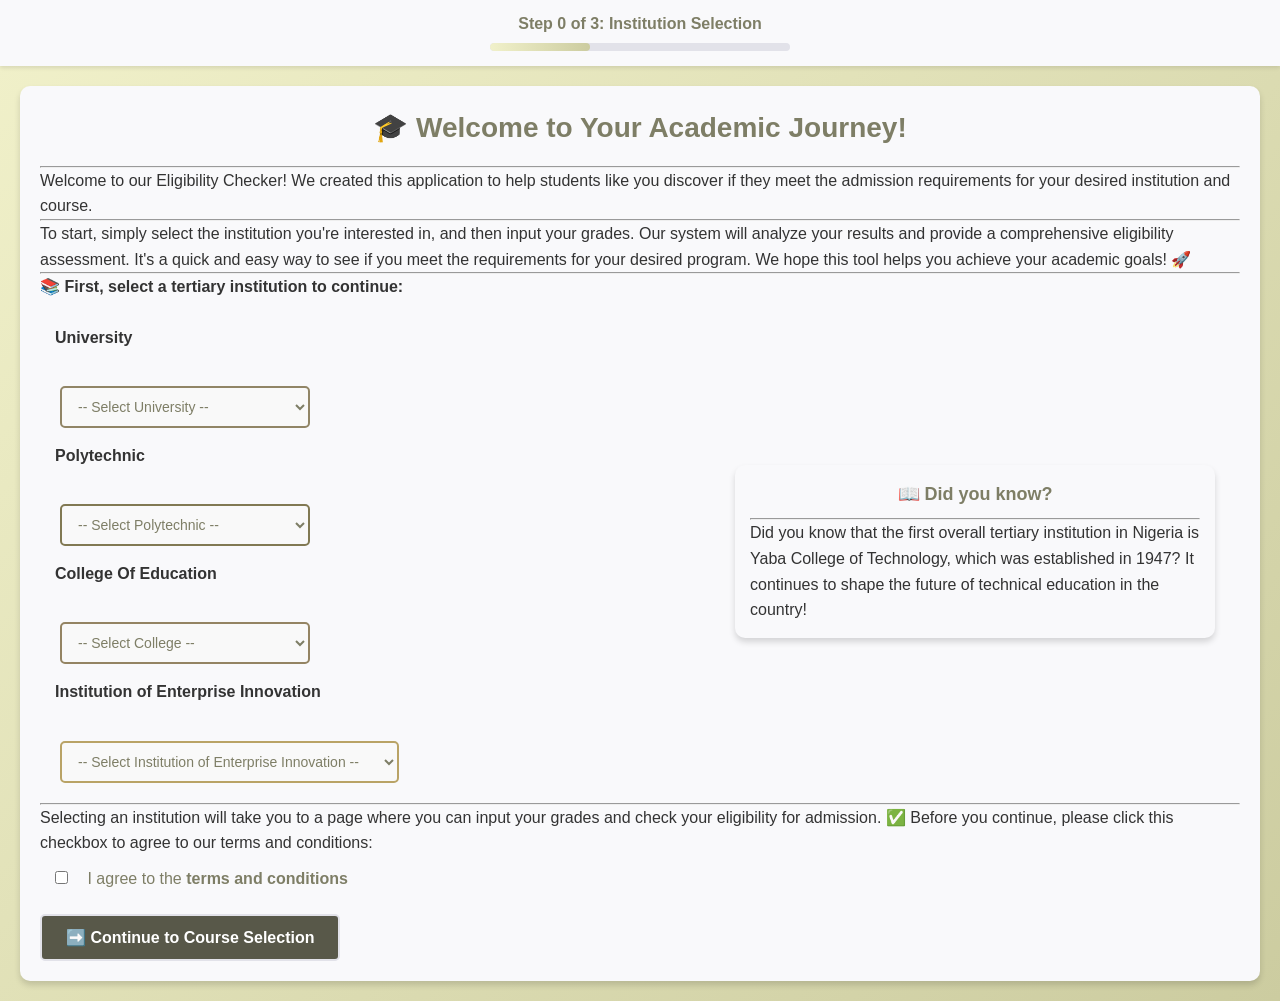
<file: index.html>
<!DOCTYPE html>
<html lang="en">
<head>
  <meta charset="UTF-8">
  <meta name="viewport" content="width=device-width, initial-scale=1.0">
  <title>Admission Eligibility Checker</title>
  <link rel="stylesheet" href="main.css">
  <script defer src="https://cloud.umami.is/script.js" data-website-id="b8868558-5ca7-4188-b59f-8f425a050b47"></script>
  <script src="main.js"></script>
</head>
<body>  

  <!-- Progress Indicator -->
  <div class="progress-container">
    <div class="progress-text">Step 0 of 3: Institution Selection</div>
    <div class="progress-bar">
      <div class="progress-fill"></div>
    </div>
  </div>

  <div class="welcome">
   <div class="first">
   🎓 <b>Welcome to Your Academic Journey!</b>
  </div>
   <hr>
   Welcome to our Eligibility Checker! We created this application to help students like you discover if they meet the admission requirements for your desired institution and course.
<hr>
  To start, simply select the institution you're interested in, and then input your grades. Our system will analyze your results and provide a comprehensive eligibility assessment. It's a quick and easy way to see if you meet the requirements for your desired program. We hope this tool helps you achieve your academic goals! 🚀
  <hr>
  
  📚 <strong>First, select a tertiary institution to continue:</strong> 
    <div class="dropandfact">
<div class="dropdowns">
    <div class="dropdown-groupa">
        <label for="university">University</label>
        <br>
        <select name="university" id="university">
            <option value="">-- Select University --</option>
            <option value="unilag">University of Lagos</option>
            <option value="ui">University of Ibadan</option>
            <option value="abu">Ahmadu Bello University</option>
        </select>
    </div>

    <div class="dropdown-groupb">
        <label for="polytechnic">Polytechnic</label>
        <br>
        <select name="polytechnic" id="polytechnic">
            <option value="">-- Select Polytechnic --</option>
            <option value="yabatech">Yaba College of Technology</option>
            <option value="fedpoly_ilaro">Federal Polytechnic, Ilaro</option>
        </select>
    </div>

    <div class="dropdown-groupc">
        <label for="college-edu">College Of Education</label>
        <br>
        <select name="college-edu" id="college-edu">
            <option value="">-- Select College --</option>
            <option value="aoce">Adeyemi College of Education</option>
            <option value="fce_akoka">Federal College of Education, Akoka</option>
        </select>
    </div>

    <div class="dropdown-groupd">
        <label for="iei">Institution of Enterprise Innovation</label>
        <br>
        <select name="iei" id="iei">
            <option value="">-- Select Institution of Enterprise Innovation --</option>
            <option value="niit">NIIT</option>
            <option value="aptech">Aptech Computer Education</option>
        </select>
    </div>
</div>
<div class="fact">
  <div class="did">📖 Did you know?</div>
<hr>

Did you know that the first overall tertiary institution in Nigeria is Yaba College of Technology, which was established in 1947? It continues to shape the future of technical education in the country!
</div>
</div>
<hr>
Selecting an institution will take you to a page where you can input your grades and check your eligibility for admission. ✅ Before you continue, please click this checkbox to agree to our terms and conditions:
<br>
<input type="checkbox" id="terms" name="terms"> <span style="font-weight: 500;">I agree to the <a href="termsandcondition.html" target="_blank">terms and conditions</a></span> 
<br>
<button onclick="checkschool()" id="continuebtn" class="standard-btn">➡️ Continue to Course Selection</button>


  </div>


</body>
</html>
</file>
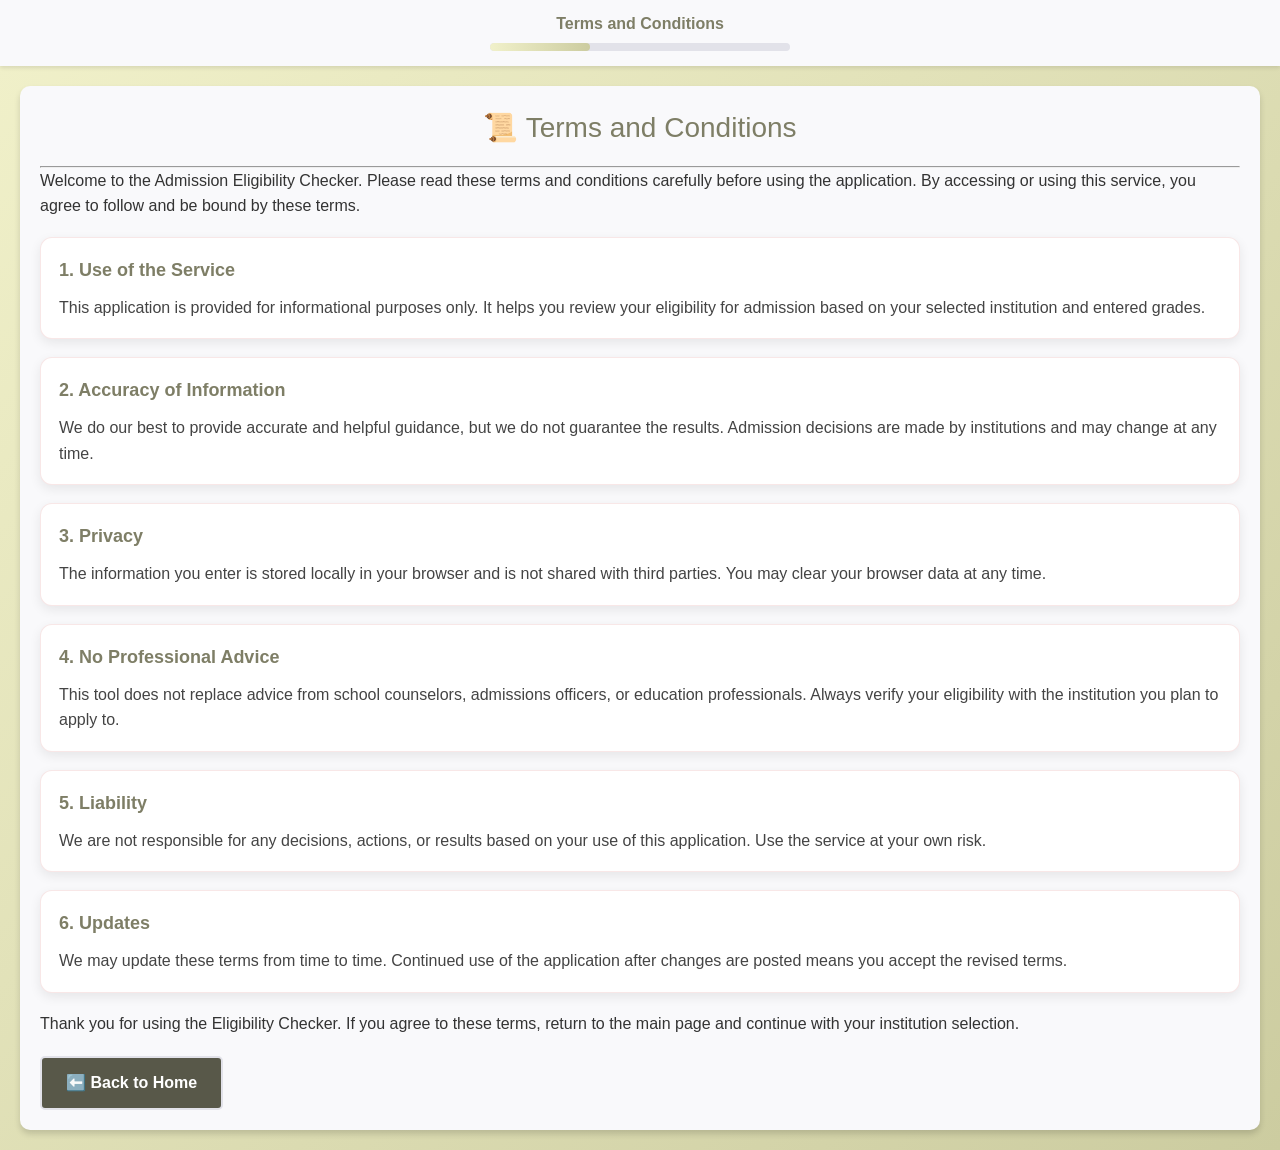
<file: termsandcondition.html>
<!DOCTYPE html>
<html lang="en">
<head>
  <meta charset="UTF-8" />
  <meta name="viewport" content="width=device-width, initial-scale=1.0" />
  <title>Terms and Conditions</title>
  <link rel="stylesheet" href="main.css" />
</head>
<body>
  <div class="progress-container">
    <div class="progress-text">Terms and Conditions</div>
    <div class="progress-bar">
      <div class="progress-fill" style="width: 100%;"></div>
    </div>
  </div>

  <div class="welcome">
    <div class="first">
      📜 Terms and Conditions
    </div>
    <hr />
    <p>
      Welcome to the Admission Eligibility Checker. Please read these terms and conditions carefully before using the application. By accessing or using this service, you agree to follow and be bound by these terms.
    </p>

    <div class="section-card">
      <h2>1. Use of the Service</h2>
      <p>
        This application is provided for informational purposes only. It helps you review your eligibility for admission based on your selected institution and entered grades.
      </p>
    </div>

    <div class="section-card">
      <h2>2. Accuracy of Information</h2>
      <p>
        We do our best to provide accurate and helpful guidance, but we do not guarantee the results. Admission decisions are made by institutions and may change at any time.
      </p>
    </div>

    <div class="section-card">
      <h2>3. Privacy</h2>
      <p>
        The information you enter is stored locally in your browser and is not shared with third parties. You may clear your browser data at any time.
      </p>
    </div>

    <div class="section-card">
      <h2>4. No Professional Advice</h2>
      <p>
        This tool does not replace advice from school counselors, admissions officers, or education professionals. Always verify your eligibility with the institution you plan to apply to.
      </p>
    </div>

    <div class="section-card">
      <h2>5. Liability</h2>
      <p>
        We are not responsible for any decisions, actions, or results based on your use of this application. Use the service at your own risk.
      </p>
    </div>

    <div class="section-card">
      <h2>6. Updates</h2>
      <p>
        We may update these terms from time to time. Continued use of the application after changes are posted means you accept the revised terms.
      </p>
    </div>

    <p>
      Thank you for using the Eligibility Checker. If you agree to these terms, return to the main page and continue with your institution selection.
    </p>

    <a href="index.html" class="standard-btn" style="display: inline-block; text-decoration: none; margin-top: 20px;">⬅️ Back to Home</a>
  </div>
</body>
</html>
</file>
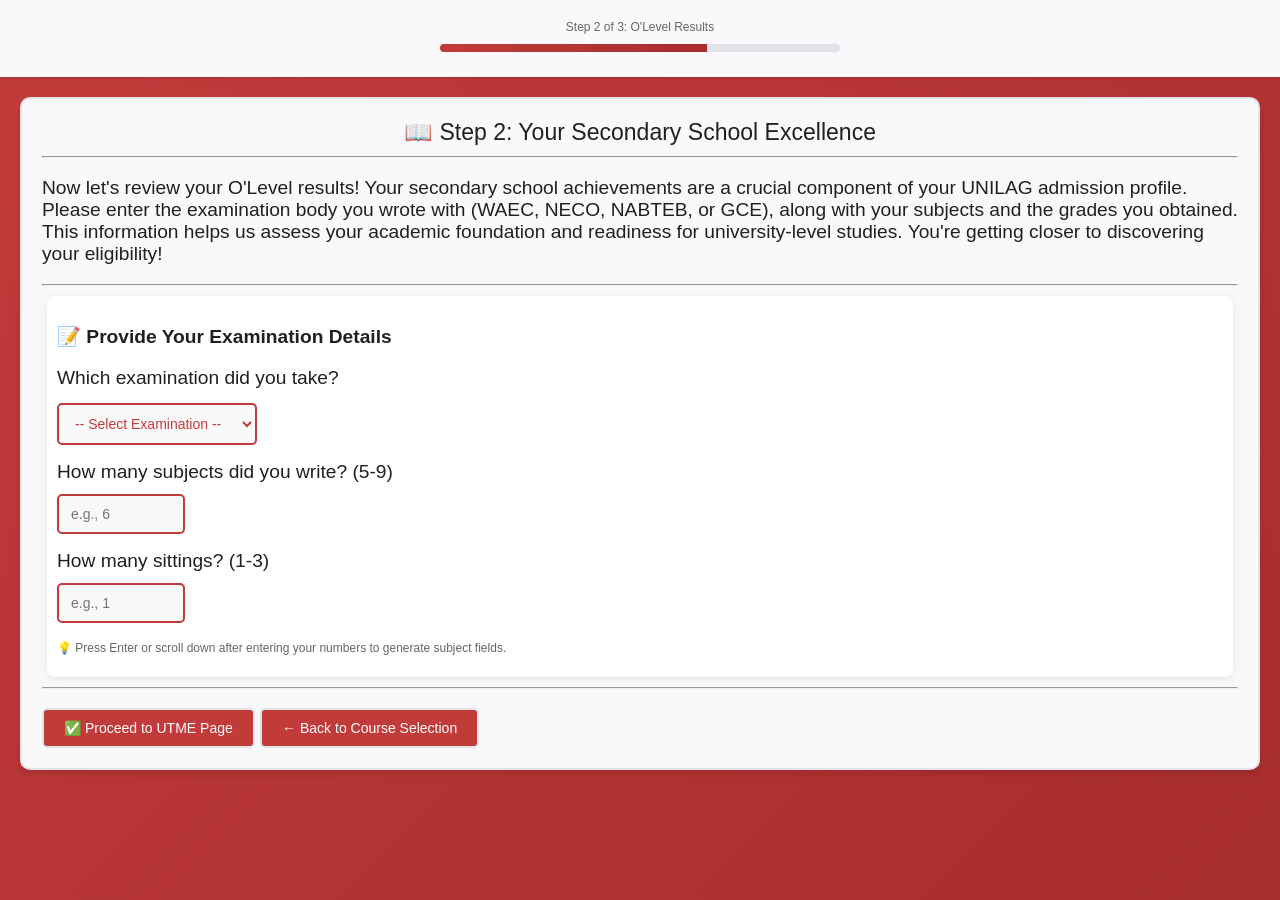
<file: Unilag/unilag-olevel.html>
<!DOCTYPE html>
<html lang="en">
<head>
  <meta charset="UTF-8">
  <meta name="viewport" content="width=device-width, initial-scale=1.0">
  <title>UNILAG Eligibility Checker - O'Level Results</title>
  <link rel="stylesheet" href="unilag-olevel.css">
  <script src="unilag-olevel.js"></script>
</head>
<body>
  <!-- Progress Indicator -->
  <div class="progress-container">
    <div class="progress-text">Step 2 of 3: O'Level Results</div>
    <div class="progress-bar">
      <div class="progress-fill"></div>
    </div>
  </div>

  <div class="welcome">
    <div class="first">
      📖 Step 2: Your Secondary School Excellence
    </div>
    <hr>
    <p>
      Now let's review your O'Level results! Your secondary school achievements are a crucial component of your UNILAG admission profile. Please enter the examination body you wrote with (WAEC, NECO, NABTEB, or GCE), along with your subjects and the grades you obtained. This information helps us assess your academic foundation and readiness for university-level studies. You're getting closer to discovering your eligibility!
    </p>
    <hr>
    
    <div class="exam section-card">
      <p><strong>📝 Provide Your Examination Details</strong></p>
      <div class="select">
        <label for="exam-select">Which examination did you take?</label>
        <select name="exam" id="exam-select" onchange="scrollToBottom()">
          <option value="">-- Select Examination --</option>
          <option value="waec">WAEC</option>
          <option value="neco">NECO</option>
          <option value="nabteb">NABTEB</option>
          <option value="gce">GCE</option>
        </select>
      </div>
      <div class="input-row">
        <label for="subjects">How many subjects did you write? (5-9)</label>
        <input type="number" id="subjects" name="subjects" min="5" max="9" onkeydown="handleEnterKey(event)" oninput="resetGeneratedRows()" placeholder="e.g., 6">
      </div>
      <div class="input-row">
        <label for="sittings">How many sittings? (1-3)</label>
        <input type="number" id="sittings" name="sittings" min="1" max="3" onkeydown="handleEnterKey(event)" oninput="resetGeneratedRows()" placeholder="e.g., 1">
      </div>
      <p style="font-size: 12px; color: #666;">💡 Press Enter or scroll down after entering your numbers to generate subject fields.</p>
    </div>
    
    <hr>
    <div class="beforebtn" style="display:none;">
      <p><strong>📚 Enter Your Subjects and Grades:</strong></p>
      <div class="subjectsandgrade"></div>
    </div>
    
    <div class="success-message" id="successMessage"></div>
    
    <button onclick="tounilagutme()" id="btn" class="standard-btn">✅ Proceed to UTME Page</button>
    <button onclick="back()" id="btnback" class="standard-btn">← Back to Course Selection</button>
  </div>
</body>
</html>
</file>
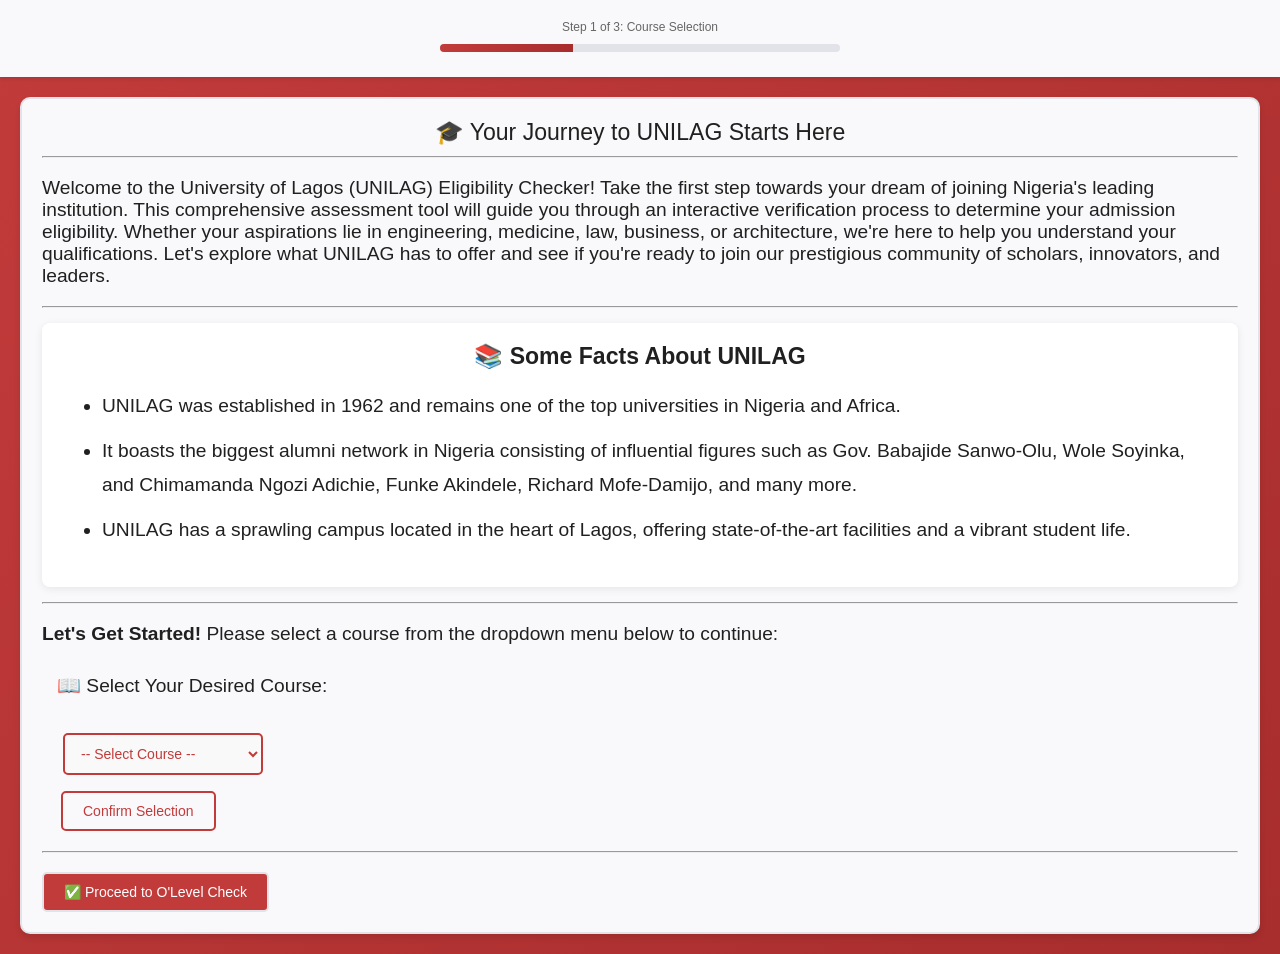
<file: Unilag/unilag.html>
<!DOCTYPE html>
<html lang="en">
<head>
  <meta charset="UTF-8">
  <meta name="viewport" content="width=device-width, initial-scale=1.0">
  <link rel="stylesheet" href="unilag.css">
  <script src="unilag.js"></script>
  <title>UNILAG Eligibility Checker - Course Selection</title>
</head>
<body>
  <!-- Progress Indicator -->
  <div class="progress-container">
    <div class="progress-text">Step 1 of 3: Course Selection</div>
    <div class="progress-bar">
      <div class="progress-fill"></div>
    </div>
  </div>

  <div class="welcome">
    <div class="first">
      🎓 Your Journey to UNILAG Starts Here
    </div>
    <hr>
    <p>Welcome to the University of Lagos (UNILAG) Eligibility Checker! Take the first step towards your dream of joining Nigeria's leading institution. This comprehensive assessment tool will guide you through an interactive verification process to determine your admission eligibility. Whether your aspirations lie in engineering, medicine, law, business, or architecture, we're here to help you understand your qualifications. Let's explore what UNILAG has to offer and see if you're ready to join our prestigious community of scholars, innovators, and leaders.</p>
    <hr>
    
    <div class="funfacts section-card">
      <div class="funintro">📚 Some Facts About UNILAG</div>
      <ol id="list">
        <li>UNILAG was established in 1962 and remains one of the top universities in Nigeria and Africa.</li>
        <li>It boasts the biggest alumni network in Nigeria consisting of influential figures such as Gov. Babajide Sanwo-Olu, Wole Soyinka, and Chimamanda Ngozi Adichie, Funke Akindele, Richard Mofe-Damijo, and many more.</li>
        <li>UNILAG has a sprawling campus located in the heart of Lagos, offering state-of-the-art facilities and a vibrant student life.</li>
      </ol>
    </div>
    
    <hr>
    <p><strong>Let's Get Started!</strong> Please select a course from the dropdown menu below to continue:</p>
    
    <div class="course">
      <label for="course-select">📖 Select Your Desired Course:</label>
      <br>
      <select name="course" id="course-select" onchange="scrollToBottom()">
        <option value="">-- Select Course --</option>
        <option value="architecture">Architecture</option>
        <option value="medicine">Medicine</option>
        <option value="engineering">Computer Engineering</option>
        <option value="law">Law</option>
        <option value="business_administration">Business Administration</option>
      </select>
      <br>
      <button id="confirm" onclick="confirmcourse()">Confirm Selection</button>
    </div>
    
    <div class="change" id="change"></div>
    <div class="success-message" id="successMessage"></div>
    
    <hr>
    <button id="unilag-to-olevel" onclick="unilagolevel()">✅ Proceed to O'Level Check</button>
  </div>
</body>
</html>
</file>
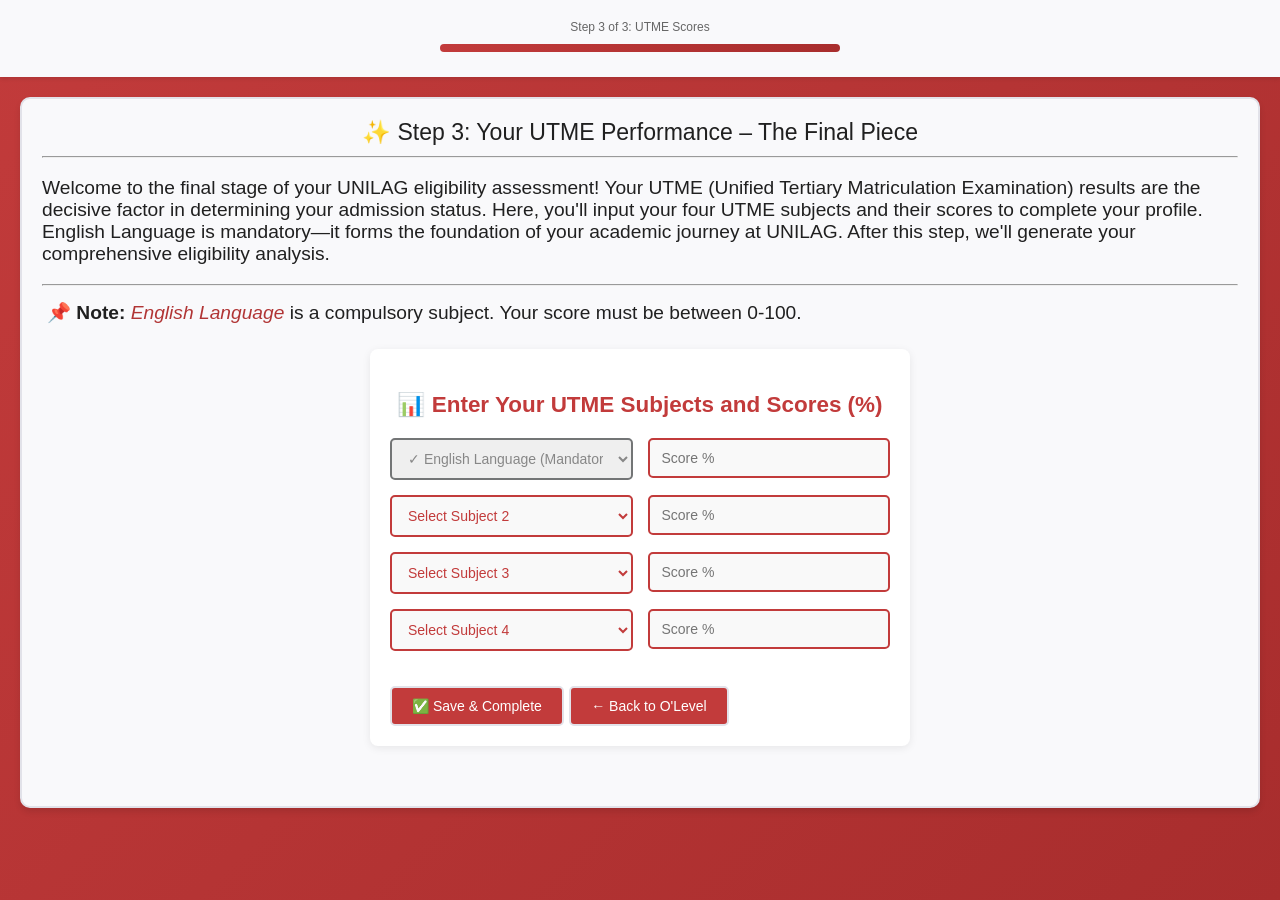
<file: Unilag/unilagutme.html>
<!DOCTYPE html>
<html lang="en">
<head>
  <meta charset="UTF-8">
  <meta name="viewport" content="width=device-width, initial-scale=1.0">
  <title>UNILAG Eligibility Checker - UTME Scores</title>
  <link rel="stylesheet" href="unilagutme.css">
  <script src="unilagutme.js"></script>
</head>
<body>
  <!-- Progress Indicator -->
  <div class="progress-container">
    <div class="progress-text">Step 3 of 3: UTME Scores</div>
    <div class="progress-bar">
      <div class="progress-fill"></div>
    </div>
  </div>

  <div class="welcome">
    <div class="first">
      ✨ Step 3: Your UTME Performance – The Final Piece
    </div>
    <hr>
    <p>
      Welcome to the final stage of your UNILAG eligibility assessment! Your UTME (Unified Tertiary Matriculation Examination) results are the decisive factor in determining your admission status. Here, you'll input your four UTME subjects and their scores to complete your profile. English Language is mandatory—it forms the foundation of your academic journey at UNILAG. After this step, we'll generate your comprehensive eligibility analysis.
    </p>
    <hr>

    <div class="note"> 
      <strong>📌 Note:</strong> <i style="color: rgb(177, 53, 53);"> English Language </i> is a compulsory subject. Your score must be between 0-100.
    </div>
   
    <div class="utme-container">
      <h3>📊 Enter Your UTME Subjects and Scores (%)</h3>
      
      <div class="utme-grid">
        <div class="grid-item">
            <select class="subject-input locked" disabled>
                <option value="English Language">✓ English Language (Mandatory)</option>
            </select>
        </div>
        <div class="grid-item">
            <input type="number" class="score-input" min="0" max="100" placeholder="Score %" required>
        </div>

        <div class="grid-item">
            <select class="subject-input" required>
                <option value="">Select Subject 2</option>
                <option value="Mathematics">Mathematics</option>
                <option value="Physics">Physics</option>
                <option value="Chemistry">Chemistry</option>
                <option value="Biology">Biology</option>
                <option value="Literature in English">Literature in English</option>
                <option value="Economics">Economics</option>
                <option value="Geography">Geography</option>
                <option value="History">History</option>
                <option value="Government">Government</option>
                <option value="Civic Education">Civic Education</option>
                <option value="Computer Science">Computer Science</option>
                <option value="Agricultural Science">Agricultural Science</option>
                <option value="Fine Art">Fine Art</option>
                <option value="Music">Music</option>
            </select>
        </div>
        <div class="grid-item">
            <input type="number" class="score-input" min="0" max="100" placeholder="Score %" required>
        </div>

        <div class="grid-item">
            <select class="subject-input" required>
                <option value="">Select Subject 3</option>
                <option value="Mathematics">Mathematics</option>
                <option value="Physics">Physics</option>
                <option value="Chemistry">Chemistry</option>
                <option value="Biology">Biology</option>
                <option value="Literature in English">Literature in English</option>
                <option value="Economics">Economics</option>
                <option value="Geography">Geography</option>
                <option value="History">History</option>
                <option value="Government">Government</option>
                <option value="Civic Education">Civic Education</option>
                <option value="Computer Science">Computer Science</option>
                <option value="Agricultural Science">Agricultural Science</option>
                <option value="Fine Art">Fine Art</option>
                <option value="Music">Music</option>
            </select>
        </div>
        <div class="grid-item">
            <input type="number" class="score-input" min="0" max="100" placeholder="Score %" required>
        </div>

        <div class="grid-item">
            <select class="subject-input" required>
                <option value="">Select Subject 4</option>
                <option value="Mathematics">Mathematics</option>
                <option value="Physics">Physics</option>
                <option value="Chemistry">Chemistry</option>
                <option value="Biology">Biology</option>
                <option value="Literature in English">Literature in English</option>
                <option value="Economics">Economics</option>
                <option value="Geography">Geography</option>
                <option value="History">History</option>
                <option value="Government">Government</option>
                <option value="Civic Education">Civic Education</option>
                <option value="Computer Science">Computer Science</option>
                <option value="Agricultural Science">Agricultural Science</option>
                <option value="Fine Art">Fine Art</option>
                <option value="Music">Music</option>
            </select>
        </div>
        <div class="grid-item">
            <input type="number" class="score-input" min="0" max="100" placeholder="Score %" required>
        </div>
      </div>
      
      <div class="success-message" id="successMessage"></div>
      <button type="button" onclick="saveUTMEData()" class="proceed-btn standard-btn">✅ Save & Complete</button>
      <button class="backbtn standard-btn" onclick="back()">← Back to O'Level</button>
    </div>
  </div>
</body>
</html>
</file>
<file: main.css>
* {
  margin: 0;
  padding: 0;
  box-sizing: border-box;
}

body {
  font-family: 'Gill Sans', 'Gill Sans MT', Calibri, 'Trebuchet MS', sans-serif;
  background: linear-gradient(135deg, rgb(241, 241, 202), rgb(204, 204, 160));
  min-height: 100vh;
  color: #333;
}

@keyframes fadeIn {
  from {
    opacity: 0;
    transform: translateY(10px);
  }
  to {
    opacity: 1;
    transform: translateY(0);
  }
}

@keyframes slideInUp {
  from {
    opacity: 0;
    transform: translateY(20px);
  }
  to {
    opacity: 1;
    transform: translateY(0);
  }
}

/* Progress Indicator */
.progress-container {
  position: sticky;
  top: 0;
  z-index: 100;
  background-color: #f9f9fb;
  padding: 15px 20px;
  box-shadow: 0 2px 4px rgba(0, 0, 0, 0.1);
}

.progress-text {
  text-align: center;
  font-weight: 600;
  color: rgb(126, 126, 102);
  margin-bottom: 10px;
  font-size: 16px;
}

.progress-bar {
  width: 80%;
  max-width: 300px;
  height: 8px;
  background-color: #e2e2e9;
  border-radius: 10px;
  margin: 0 auto;
  overflow: hidden;
}

.progress-fill {
  width: 0%;
  height: 100%;
  background: linear-gradient(90deg, rgb(241, 241, 202), rgb(204, 204, 160));
  border-radius: 10px;
  animation: progressFill 1s ease forwards;
}

@keyframes progressFill {
  to {
    width: 33.33%;
  }
}
.first {
  font-size: 28px;
  text-align: center;
  color: rgb(126, 126, 102);
  margin-bottom: 15px;
  animation: fadeIn 0.6s ease;
}
.welcome {
    display: inline-block;
    margin: 20px;
    padding: 20px;
    border: none;
    border-radius: 10px;
    background-color: #f9f9fb;
    font-size: 16px;
    order: 1;
    box-shadow: 0 4px 6px rgba(0, 0, 0, 0.15);
    animation: slideInUp 0.6s ease;
    line-height: 1.6;
}
.dropdowns {
    margin: 5px;
    padding: 10px;
    order: 2;
    animation: fadeIn 0.7s ease 0.2s backwards;
}
.dropdown-groupa {
    margin-top: 10px;
    order: 1;
}

.dropdown-groupa label {
    font-weight: 600;
    color: #333;
    display: block;
    margin-bottom: 5px;
}

#university {
    width: 100%;
    max-width: 250px;
    margin: 5px;
    padding: 10px 12px;
    border: 2px solid #918566;
    border-radius: 5px;
    color: rgb(126, 126, 102);
    background-color: #f9f9f9;
    font-size: 14px;
    cursor: pointer;
    transition: all 0.3s ease;
}

#university:hover {
    border-color: #504f42;
    box-shadow: 0 0 8px rgba(194, 59, 59, 0.2);
}

#university:focus {
    outline: none;
    border-color: #383b3d;
    box-shadow: 0 0 10px rgba(194, 59, 59, 0.3);
}
.dropdown-groupb {
    margin-top: 10px;
    order: 2;
}

.dropdown-groupb label {
    font-weight: 600;
    color: #333;
    display: block;
    margin-bottom: 5px;
}

#polytechnic {
    width: 100%;
    max-width: 250px;
    margin: 5px;
    padding: 10px 12px;
    border: 2px solid #817953;
    border-radius: 5px;
    color: rgb(126, 126, 102);
    background-color: #f9f9f9;
    font-size: 14px;
    cursor: pointer;
    transition: all 0.3s ease;
}

#polytechnic:hover {
    border-color: #504f42;
    box-shadow: 0 0 8px rgba(194, 59, 59, 0.2);
}

#polytechnic:focus {
    outline: none;
    border-color: #383b3d;
    box-shadow: 0 0 10px rgba(194, 59, 59, 0.3);
}
.dropdown-groupc {
    margin-top: 10px;
    order: 3;
}

.dropdown-groupc label {
    font-weight: 600;
    color: #333;
    display: block;
    margin-bottom: 5px;
}

#college-edu {
    width: 100%;
    max-width: 250px;
    margin: 5px;
    padding: 10px 12px;
    border: 2px solid #948463;
    border-radius: 5px;
    color: rgb(126, 126, 102);
    background-color: #f9f9f9;
    font-size: 14px;
    cursor: pointer;
    transition: all 0.3s ease;
}

#college-edu:hover {
    border-color: #504f42;
    box-shadow: 0 0 8px rgba(194, 59, 59, 0.2);
}

#college-edu:focus {
    outline: none;
    border-color: #383b3d;
    box-shadow: 0 0 10px rgba(194, 59, 59, 0.3);
}
.dropdown-groupd {
    margin-top: 10px;
    order: 4;
}

.dropdown-groupd label {
    font-weight: 600;
    color: #333;
    display: block;
    margin-bottom: 5px;
}

#iei {
    width: 100%;
    max-width: 350px;
    margin: 5px;
    padding: 10px 12px;
    border: 2px solid #b9a366;
    border-radius: 5px;
    color: rgb(126, 126, 102);
    background-color: #f9f9f9;
    font-size: 14px;
    cursor: pointer;
    transition: all 0.3s ease;
}

#iei:hover {
    border-color: #504f42;
    box-shadow: 0 0 8px rgba(194, 59, 59, 0.2);
}

#iei:focus {
    outline: none;
    border-color: #383b3d;
    box-shadow: 0 0 10px rgba(194, 59, 59, 0.3);
}
.dropandfact{
    display: flex;
    align-items: center;
    justify-content: space-between;
    order: 3;
}
.fact {
    width: 100%;
    max-width: 40%;
    margin: 25px;
    margin-left: 0px;
    padding: 15px;
    border: none;
    border-radius: 10px;
    background-color: #f9f9fb;
    font-size: 16px;
    box-sizing: border-box;
    justify-self: center;
    flex: 1;
    order: 2;
    box-shadow: 0 4px 6px rgba(0, 0, 0, 0.15);
    animation: slideInUp 0.6s ease 0.3s backwards;
    line-height: 1.6;
}

.did {
  text-align: center;
  font-weight: 600;
  color: rgb(126, 126, 102);
  font-size: 18px;
  margin-bottom: 10px;
}

.section-card {
  background-color: #fff;
  border-radius: 12px;
  padding: 18px;
  margin: 18px 0;
  box-shadow: 0 4px 12px rgba(0, 0, 0, 0.08);
  border: 1px solid rgba(194, 59, 59, 0.12);
  animation: slideInUp 0.6s ease;
}

.section-card h2 {
  margin-bottom: 10px;
  color: rgb(126, 126, 102);
  font-size: 18px;
}

.section-card p {
  line-height: 1.6;
  color: #444;
}

.standard-btn {
    padding: 12px 24px;
    border: 2px solid #e2e2e9;
    border-radius: 5px;
   background-color: rgb(88, 88, 73);
    color: white;
    font-size: 16px;
    font-weight: 600;
    cursor: pointer;
    transition: all 0.3s ease;
}

.standard-btn:hover {
    
    transform: scale(1.05);
    box-shadow: 0 4px 12px rgba(194, 59, 59, 0.3);
}

.standard-btn:active {
    transform: scale(0.98);
}

#continuebtn {
    margin-top: 15px;
    order: 4;
    animation: slideInUp 0.6s ease 0.4s backwards;
}

#terms {
    margin: 15px;
    order: 5;
    animation: fadeIn 0.6s ease 0.5s backwards;
    color: rgb(126, 126, 102);
}

#terms + span {
    color: rgb(126, 126, 102);
}

#terms + span a {
    color: rgb(126, 126, 102);
    text-decoration: none;
    font-weight: 600;
    transition: color 0.3s ease;
}

#terms + span a:hover {
    color: rgb(126, 126, 102);
    text-decoration: underline;
}

/* Responsive Design */
@media (max-width: 768px) {
    .welcome {
        margin: 15px;
        padding: 15px;
        font-size: 14px;
    }

    .first {
        font-size: 22px;
    }

    .dropandfact {
        flex-direction: column;
    }

    .fact {
        max-width: 100%;
        margin: 15px;
    }

    .dropdowns {
        margin: 0;
        width: 100%;
    }

    #university, #polytechnic, #college-edu, #iei {
        width: 100%;
        max-width: 100%;
    }
}

@media (max-width: 480px) {
    .welcome {
        margin: 10px;
        padding: 12px;
        font-size: 13px;
    }

    .first {
        font-size: 20px;
        margin-bottom: 10px;
    }

    .progress-text {
        font-size: 14px;
    }

    .progress-bar {
        width: 90%;
    }

    .fact {
        padding: 12px;
        margin: 10px 5px;
        font-size: 14px;
    }

    .did {
        font-size: 16px;
    }

    .standard-btn {
        padding: 10px 20px;
        font-size: 14px;
        width: 100%;
    }

    #terms {
        margin: 10px;
    }
}
</file>
<file: Unilag/unilag-olevel.css>
body{
  font-family: 'Gill Sans', 'Gill Sans MT', Calibri, 'Trebuchet MS', sans-serif ;
  background: linear-gradient(135deg, #c23b3b 0%, #a82d2d 100%);
  min-height: 100vh;
  margin: 0;
  padding: 0;
}

/* Progress Indicator */
.progress-container {
  background-color: #f9f9fb;
  padding: 15px;
  text-align: center;
  box-shadow: 0 2px 4px rgba(0,0,0,0.1);
  position: sticky;
  top: 0;
  z-index: 100;
}

.progress-bar {
  width: 80%;
  max-width: 400px;
  height: 8px;
  background-color: #e2e2e9;
  border-radius: 10px;
  margin: 10px auto;
  overflow: hidden;
}

.progress-fill {
  height: 100%;
  background: linear-gradient(90deg, #c23b3b, #a82d2d);
  width: 66.66%;
  transition: width 0.3s ease;
}

.progress-text {
  font-size: 12px;
  color: #666;
  margin-top: 5px;
}

/* Animations */
@keyframes fadeIn {
  from {
    opacity: 0;
    transform: translateY(10px);
  }
  to {
    opacity: 1;
    transform: translateY(0);
  }
}

@keyframes slideInUp {
  from {
    opacity: 0;
    transform: translateY(20px);
  }
  to {
    opacity: 1;
    transform: translateY(0);
  }
}

.first{
  font-size: larger;
  text-align: center;
  animation: fadeIn 0.6s ease;
}

.welcome{
    display: inline-block;
    margin: 20px;
    padding: 20px;
    border: 2px solid #e2e2e9;
    border-radius: 10px;
    background-color: #f9f9fb;
    font-size: larger;
    order: 1;
    color: #202020;
    box-shadow: 0 4px 6px rgba(0,0,0,0.1);
    animation: slideInUp 0.6s ease;
}

/* Card Styling */
.section-card {
  background-color: white;
  border-radius: 8px;
  padding: 20px;
  margin: 15px 0;
  box-shadow: 0 2px 8px rgba(0,0,0,0.08);
  animation: slideInUp 0.6s ease;
}

.exam{
    margin: 5px;
    padding: 10px;
    order: 2;
    animation: fadeIn 0.8s ease;
}

.exam label {
  font-weight: 500;
  color: #202020;
  display: block;
  margin-bottom: 8px;
}

.input-row {
  margin: 10px 0;
}

.input-row label {
  font-weight: 500;
  color: #202020;
  display: block;
  margin-bottom: 5px;
}

.subjectsandgrade{
    margin: 8px;
    padding: 20px;
    order: 2;
    animation: slideInUp 0.6s ease;
}

.subject-row {
  display: flex;
  gap: 10px;
  margin: 10px 0;
  animation: fadeIn 0.4s ease;
}

/* Standard Select/Dropdown Styles */
#exam-select, .subject-select, .grade-select, #subjects, #sittings {
    margin: 6px;
    margin-left: 0px;
    padding: 10px 12px;
    border: 2px solid #c23b3b;
    border-radius: 5px;
    color: #c23b3b;
    background-color: #f9f9f9;
    font-size: 14px;
    cursor: pointer;
    transition: all 0.3s ease;
}

#subjects, #sittings{
    width: 100px;
}

#exam-select {
    width: 200px;
}

.subject-select, .grade-select {
    width: 200px;
    
}

#exam-select:hover, .subject-select:hover, .grade-select:hover, #subjects:hover, #sittings:hover {
    border-color: #a82d2d;
    box-shadow: 0 0 8px rgba(194, 59, 59, 0.2);
}

#exam-select:focus, .subject-select:focus, .grade-select:focus, #subjects:focus, #sittings:focus {
    outline: none;
    border-color: #383b3d;
    box-shadow: 0 0 10px rgba(194, 59, 59, 0.3);
}

/* Standard Button Styles */
#btn, #btnback {
    margin-top: 10px;
    padding: 10px 20px;
    border: 2px solid #e2e2e9;
    border-radius: 5px;
    background-color: #c23b3b;
    color: white;
    cursor: pointer;
    font-size: 14px;
    font-weight: 500;
    transition: all 0.3s ease;
}

#btn:hover, #btnback:hover {
    background-color: #a82d2d;
    transform: scale(1.05);
    box-shadow: 0 4px 12px rgba(194, 59, 59, 0.3);
}

#btn:active, #btnback:active {
    transform: scale(0.98);
}

/* Success Message */
.success-message {
    background-color: #d4edda;
    color: #155724;
    padding: 12px 15px;
    border-radius: 5px;
    margin: 10px 0;
    display: none;
    animation: slideInUp 0.3s ease;
}

.success-message.show {
    display: block;
}

/* Mobile Responsive */
@media (max-width: 768px) {
    .welcome {
        margin: 10px;
        padding: 15px;
        font-size: medium;
    }
    
    .first {
        font-size: large;
    }
    
    #exam-select, .subject-select, .grade-select, #subjects, #sittings {
        width: 100% !important;
        margin: 4px 0;
    }
    
    .subject-row {
        flex-direction: column;
    }
    
    #btn, #btnback {
        width: 100%;
        margin: 8px 0;
    }
    
    .progress-bar {
        width: 90%;
    }
}

@media (max-width: 480px) {
    .welcome {
        margin: 5px;
        padding: 10px;
    }
    
    .subjectsandgrade {
        padding: 10px;
    }
}
</file>
<file: Unilag/unilag.css>
body{
  font-family: 'Gill Sans', 'Gill Sans MT', Calibri, 'Trebuchet MS', sans-serif ;
  background: linear-gradient(135deg, #c23b3b 0%, #a82d2d 100%);
  min-height: 100vh;
  margin: 0;
  padding: 0;
}

/* Progress Indicator */
.progress-container {
  background-color: #f9f9fb;
  padding: 15px;
  text-align: center;
  box-shadow: 0 2px 4px rgba(0,0,0,0.1);
  position: sticky;
  top: 0;
  z-index: 100;
}

.progress-bar {
  width: 80%;
  max-width: 400px;
  height: 8px;
  background-color: #e2e2e9;
  border-radius: 10px;
  margin: 10px auto;
  overflow: hidden;
}

.progress-fill {
  height: 100%;
  background: linear-gradient(90deg, #c23b3b, #a82d2d);
  width: 33.33%;
  transition: width 0.3s ease;
}

.progress-text {
  font-size: 12px;
  color: #666;
  margin-top: 5px;
}

/* Animations */
@keyframes fadeIn {
  from {
    opacity: 0;
    transform: translateY(10px);
  }
  to {
    opacity: 1;
    transform: translateY(0);
  }
}

@keyframes slideInUp {
  from {
    opacity: 0;
    transform: translateY(20px);
  }
  to {
    opacity: 1;
    transform: translateY(0);
  }
}

@keyframes pulseSuccess {
  0%, 100% { transform: scale(1); }
  50% { transform: scale(1.05); }
}

.first{
  font-size: larger;
  text-align: center;
  animation: fadeIn 0.6s ease;
}

.welcome{
    display: inline-block;
    margin: 20px;
    padding: 20px;
    border: 2px solid #e2e2e9;
    border-radius: 10px;
    background-color: #f9f9fb;
    font-size: larger;
    order: 1;
    color: #202020;
    box-shadow: 0 4px 6px rgba(0,0,0,0.1);
    animation: slideInUp 0.6s ease;
}

/* Card Styling */
.section-card {
  background-color: white;
  border-radius: 8px;
  padding: 20px;
  margin: 15px 0;
  box-shadow: 0 2px 8px rgba(0,0,0,0.08);
  animation: slideInUp 0.6s ease;
}

.funintro{
  font-size: larger;
  text-align: center;
  font-weight: bold;
}

.funfacts {
  list-style-type: disc;
}

#list {
  list-style-type: disc;
  line-height: 1.8;
}

#list li {
  margin: 10px 0;
}

.course{
  margin: 5px;
  padding: 10px;
  order: 2;
  animation: fadeIn 0.8s ease;
}

.course label {
  font-weight: 500;
  color: #202020;
  display: block;
  margin-bottom: 8px;
}

/* Standard Select/Dropdown Styles */
#course-select, select {
    width: 200px;
    margin: 6px;
    padding: 10px 12px;
    border: 2px solid #c23b3b;
    border-radius: 5px;
    color: #c23b3b;
    background-color: #f9f9f9;
    font-size: 14px;
    cursor: pointer;
    transition: all 0.3s ease;
}

#course-select:hover, select:hover {
    border-color: #a82d2d;
    box-shadow: 0 0 8px rgba(194, 59, 59, 0.2);
}

#course-select:focus, select:focus {
    outline: none;
    border-color: #383b3d;
    box-shadow: 0 0 10px rgba(194, 59, 59, 0.3);
}

/* Standard Button Styles */
.standard-btn, #unilag-to-olevel {
    margin-top: 10px;
    padding: 10px 20px;
    border: 2px solid #e2e2e9;
    border-radius: 5px;
    background-color: #c23b3b;
    color: white;
    cursor: pointer;
    font-size: 14px;
    font-weight: 500;
    transition: all 0.3s ease;
}

.standard-btn:hover, #unilag-to-olevel:hover {
    background-color: #a82d2d;
    transform: scale(1.05);
    box-shadow: 0 4px 12px rgba(194, 59, 59, 0.3);
}

.standard-btn:active, #unilag-to-olevel:active {
    transform: scale(0.98);
}

/* Confirm Button Exception */
#confirm {
    margin-top: 10px;
    margin-left: 4px;
    padding: 10px 20px;
    border: 2px solid #c23b3b;
    border-radius: 5px;
    background-color: #f9f9fb;
    color: #c23b3b;
    cursor: pointer;
    font-size: 14px;
    font-weight: 500;
    transition: all 0.3s ease;
}

#confirm:hover {
    background-color: #f0f0f5;
    border-color: #a82d2d;
    transform: scale(1.05);
}

/* Change/Feedback Section */
.change {
    display: none;
    padding: 15px;
    margin: 15px 0;
    background-color: #f0f8f0;
    border-left: 4px solid #4caf50;
    border-radius: 4px;
    animation: slideInUp 0.5s ease;
}

.change.show {
    display: block;
}

.highlight-course {
    font-weight: bold;
    color: #c23b3b;
}

.highlight-dept {
    font-weight: bold;
    color: #202327;
}

/* Success Message */
.success-message {
    background-color: #d4edda;
    color: #155724;
    padding: 12px 15px;
    border-radius: 5px;
    margin: 10px 0;
    display: none;
    animation: slideInUp 0.3s ease;
}

.success-message.show {
    display: block;
}

/* Mobile Responsive */
@media (max-width: 768px) {
    .welcome {
        margin: 10px;
        padding: 15px;
        font-size: medium;
    }
    
    .first {
        font-size: large;
    }
    
    #course-select, select {
        width: 100%;
        max-width: 250px;
    }
    
    .course {
        padding: 0;
    }
    
    .progress-bar {
        width: 90%;
    }
}

@media (max-width: 480px) {
    .welcome {
        margin: 5px;
        padding: 10px;
    }
    
    #course-select, select {
        width: 100%;
        margin: 4px 0;
    }
    
    .standard-btn, #unilag-to-olevel, #confirm {
        width: 100%;
        margin: 8px 0;
    }
}

.highlight-dept{
  font-weight: bold;
  color: #202327;
}
</file>
<file: Unilag/unilagutme.css>
body{
  font-family: 'Gill Sans', 'Gill Sans MT', Calibri, 'Trebuchet MS', sans-serif ;
  background: linear-gradient(135deg, #c23b3b 0%, #a82d2d 100%);
  min-height: 100vh;
  margin: 0;
  padding: 0;
}

/* Progress Indicator */
.progress-container {
  background-color: #f9f9fb;
  padding: 15px;
  text-align: center;
  box-shadow: 0 2px 4px rgba(0,0,0,0.1);
  position: sticky;
  top: 0;
  z-index: 100;
}

.progress-bar {
  width: 80%;
  max-width: 400px;
  height: 8px;
  background-color: #e2e2e9;
  border-radius: 10px;
  margin: 10px auto;
  overflow: hidden;
}

.progress-fill {
  height: 100%;
  background: linear-gradient(90deg, #c23b3b, #a82d2d);
  width: 100%;
  transition: width 0.3s ease;
}

.progress-text {
  font-size: 12px;
  color: #666;
  margin-top: 5px;
}

/* Animations */
@keyframes fadeIn {
  from {
    opacity: 0;
    transform: translateY(10px);
  }
  to {
    opacity: 1;
    transform: translateY(0);
  }
}

@keyframes slideInUp {
  from {
    opacity: 0;
    transform: translateY(20px);
  }
  to {
    opacity: 1;
    transform: translateY(0);
  }
}

.first{
  font-size: larger;
  text-align: center;
  animation: fadeIn 0.6s ease;
}

.welcome{
    display: inline-block;
    margin: 20px;
    padding: 20px;
    border: 2px solid #e2e2e9;
    border-radius: 10px;
    background-color: #f9f9fb;
    font-size: larger;
    order: 1;
    color: #202020;
    box-shadow: 0 4px 6px rgba(0,0,0,0.1);
    animation: slideInUp 0.6s ease;
}

.note{
  margin: 10px;
  padding: 5px;
  margin-left: 0px;
  order: 1;
  color: #202020;
  animation: fadeIn 0.8s ease;
}

.utme-container {
    max-width: 500px;
    margin: 40px auto;
    margin-top: 20px;
    padding: 20px;
    background-color: white;
    border-radius: 8px;
    box-shadow: 0 2px 8px rgba(0,0,0,0.08);
    animation: slideInUp 0.6s ease;
}

.utme-container h3 {
    text-align: center;
    margin-bottom: 20px;
    color: #c23b3b;
}

.utme-grid {
    display: grid;
    grid-template-columns: 1fr 1fr;
    gap: 15px;
    margin-bottom: 25px;
}

/* Standard Select/Dropdown Styles */
.subject-input, .score-input {
    width: 100%;
    padding: 10px 12px;
    color: #c23b3b;
    border: 2px solid #c23b3b;
    border-radius: 5px;
    font-size: 14px;
    background-color: #f9f9f9;
    box-sizing: border-box;
    transition: all 0.3s ease;
}

/* Styling specifically for the locked English field */
.subject-input.locked {
    background-color: #e9e9e9;
    color: #555;
    border-color: #383b3d;
    cursor: not-allowed;
}

.subject-input:hover:not(.locked), .score-input:hover {
    border-color: #a82d2d;
    box-shadow: 0 0 8px rgba(194, 59, 59, 0.2);
}

.subject-input:focus:not(.locked), .score-input:focus {
    border-color: #383b3d;
    color: #c23b3b;
    outline: none;
    box-shadow: 0 0 10px rgba(194, 59, 59, 0.3);
}

/* Standard Button Styles */
.proceed-btn, .backbtn {
    margin-top: 10px;
    padding: 10px 20px;
    border: 2px solid #e2e2e9;
    border-radius: 5px;
    background-color: #c23b3b;
    color: white;
    cursor: pointer;
    font-size: 14px;
    font-weight: 500;
    transition: all 0.3s ease;
}

.proceed-btn:hover, .backbtn:hover {
    background-color: #a82d2d;
    transform: scale(1.05);
    box-shadow: 0 4px 12px rgba(194, 59, 59, 0.3);
}

.proceed-btn:active, .backbtn:active {
    transform: scale(0.98);
}

/* Success Message */
.success-message {
    background-color: #d4edda;
    color: #155724;
    padding: 12px 15px;
    border-radius: 5px;
    margin: 10px 0;
    display: none;
    animation: slideInUp 0.3s ease;
    border-left: 4px solid #28a745;
}

.success-message.show {
    display: block;
}

/* Completion Indicators */
.row-complete {
    animation: slideInUp 0.3s ease;
}

/* Mobile Responsive */
@media (max-width: 768px) {
    .welcome {
        margin: 10px;
        padding: 15px;
        font-size: medium;
    }
    
    .first {
        font-size: large;
    }
    
    .utme-container {
        margin: 10px;
        padding: 15px;
    }
    
    .utme-grid {
        gap: 10px;
    }
    
    .subject-input, .score-input {
        font-size: 12px;
        padding: 8px 10px;
    }
    
    .proceed-btn, .backbtn {
        width: 100%;
        margin: 8px 0;
    }
    
    .progress-bar {
        width: 90%;
    }
}

@media (max-width: 480px) {
    .welcome {
        margin: 5px;
        padding: 10px;
    }
    
    .utme-container {
        max-width: 100%;
        margin: 5px;
        padding: 10px;
    }
    
    .utme-grid {
        grid-template-columns: 1fr;
        gap: 8px;
    }
}
</file>
